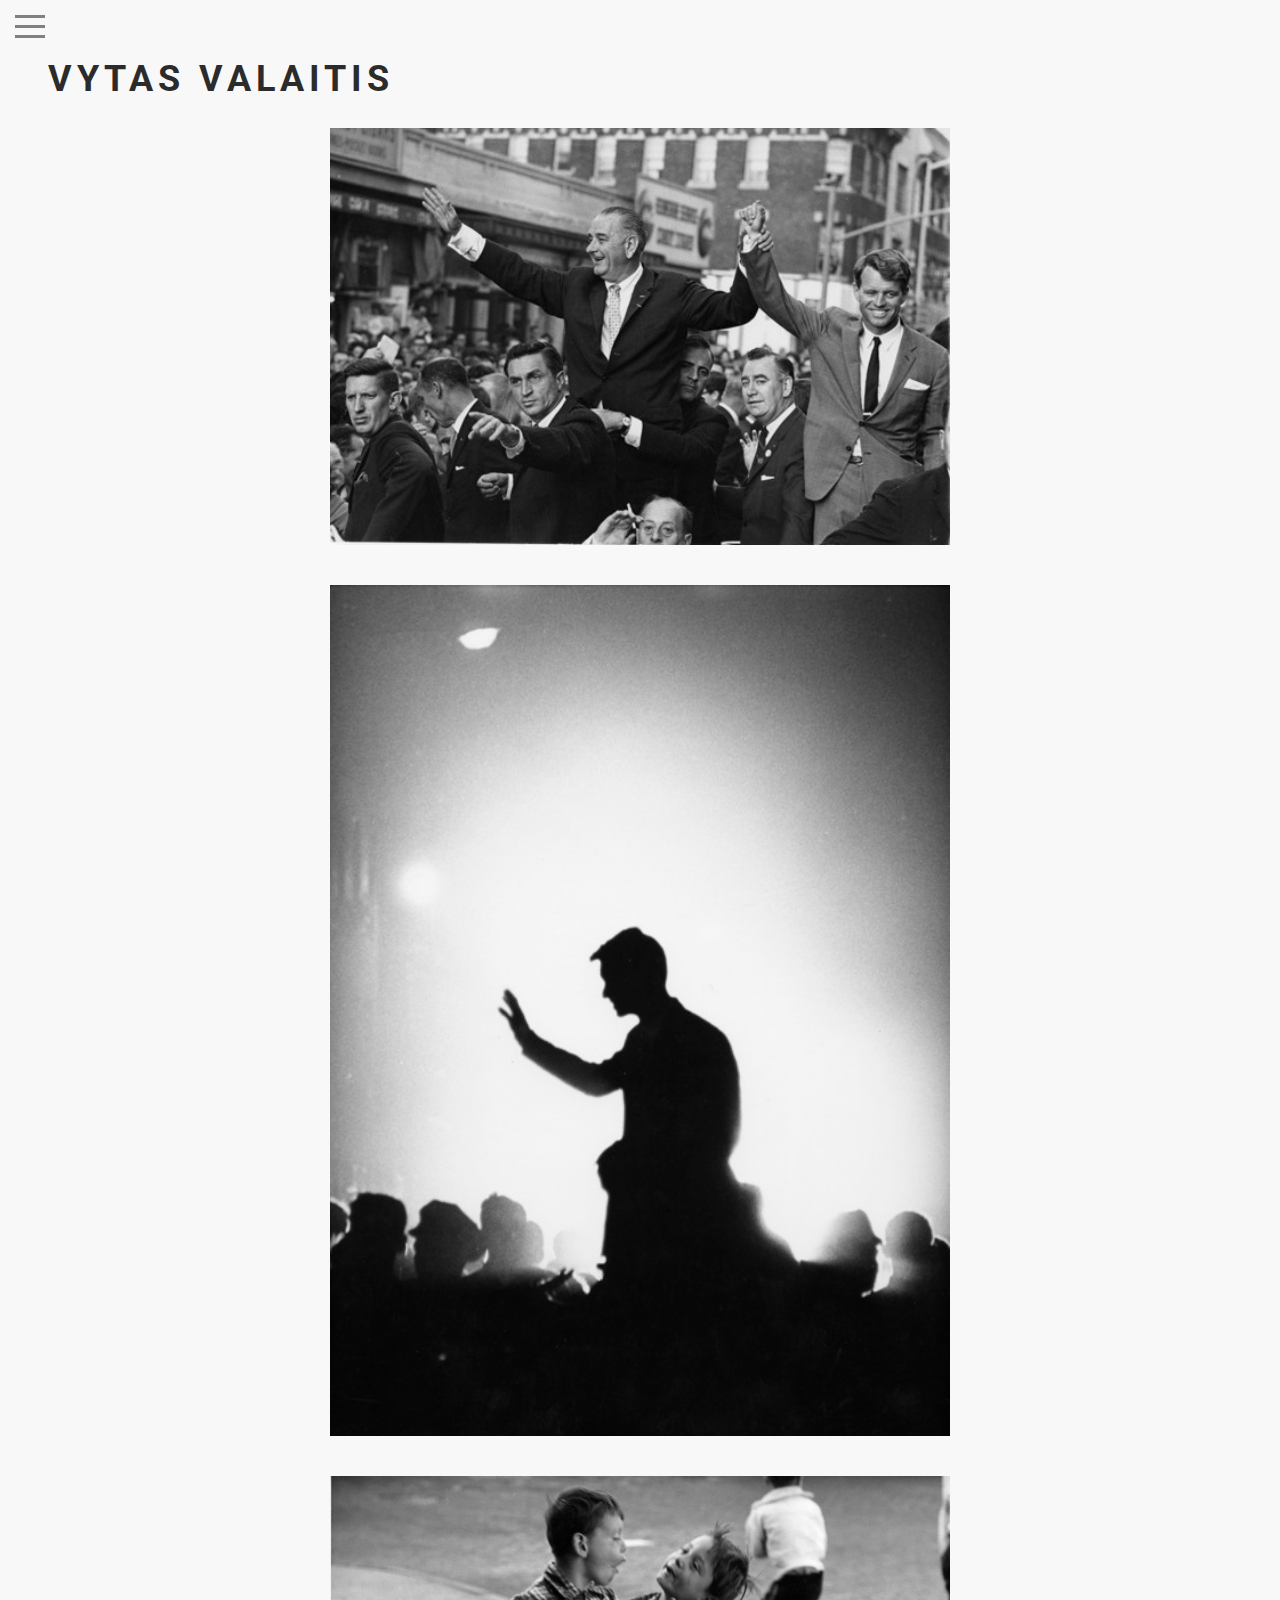
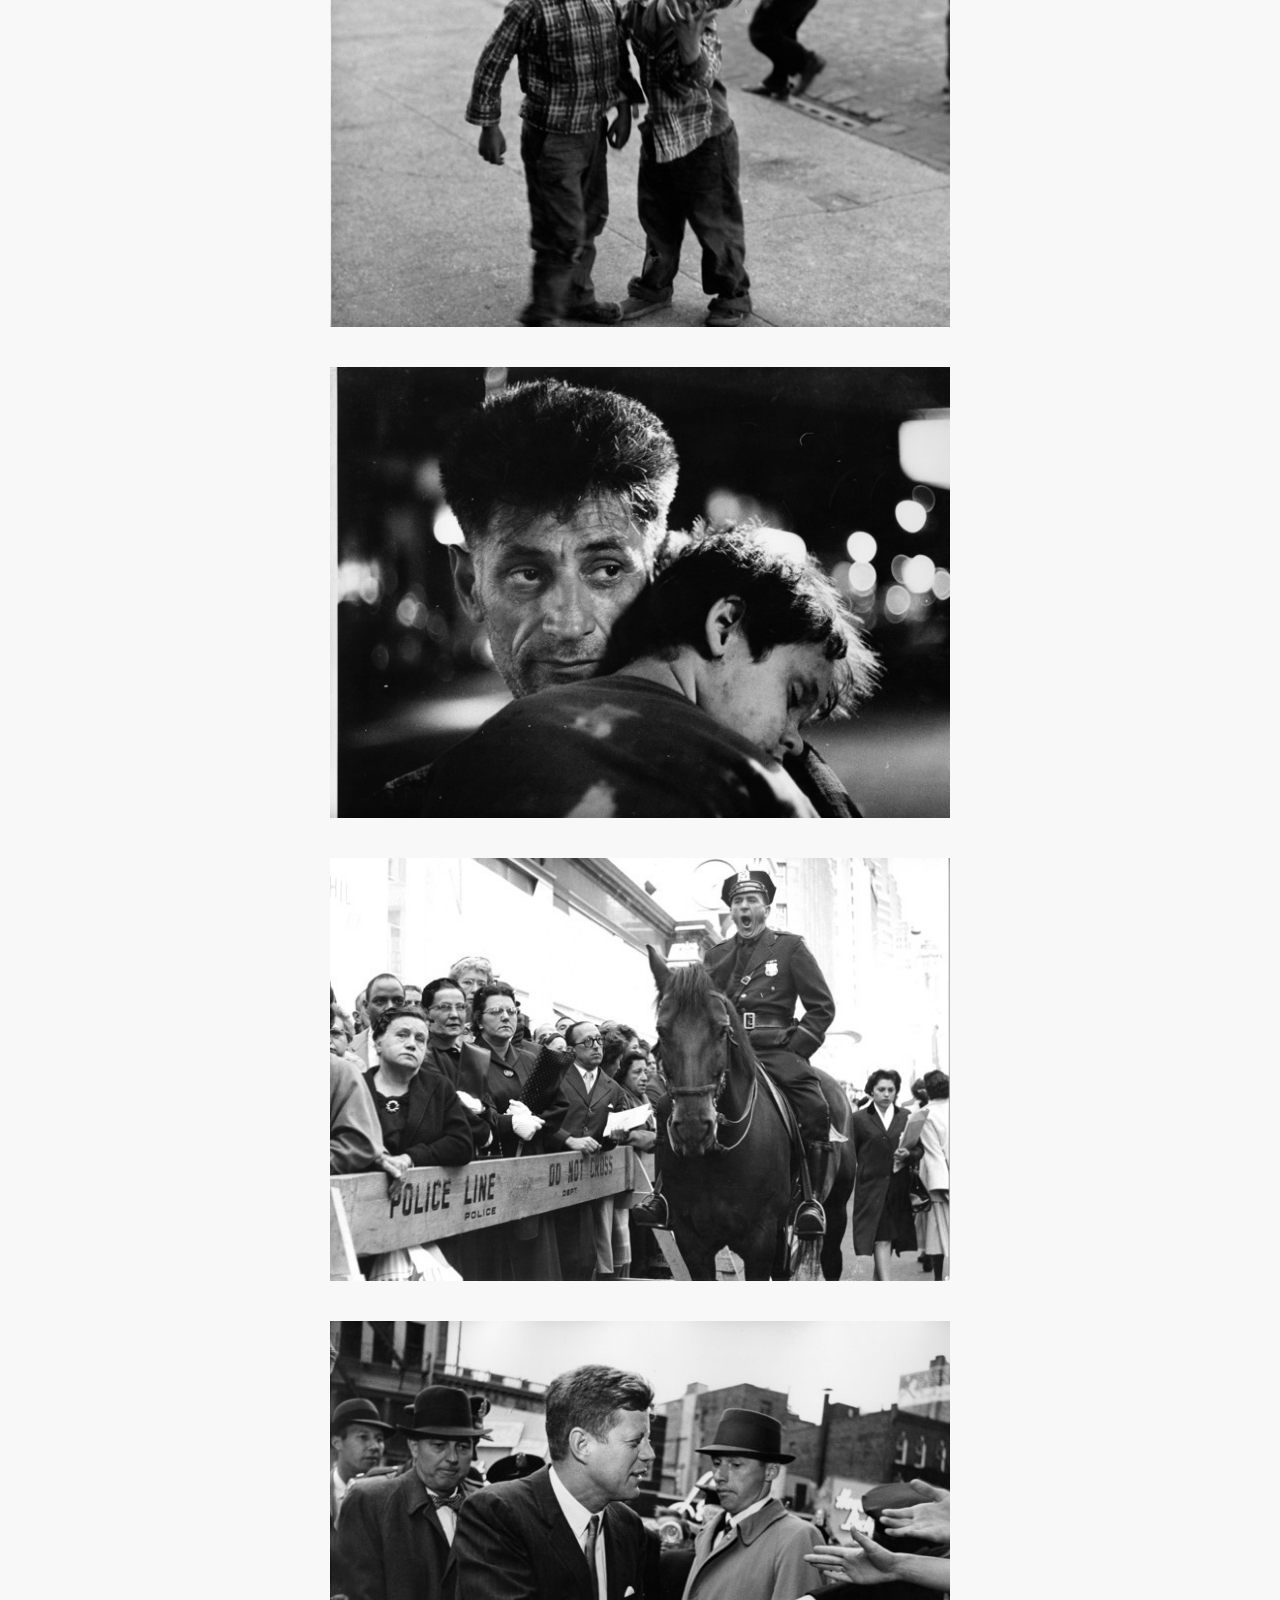
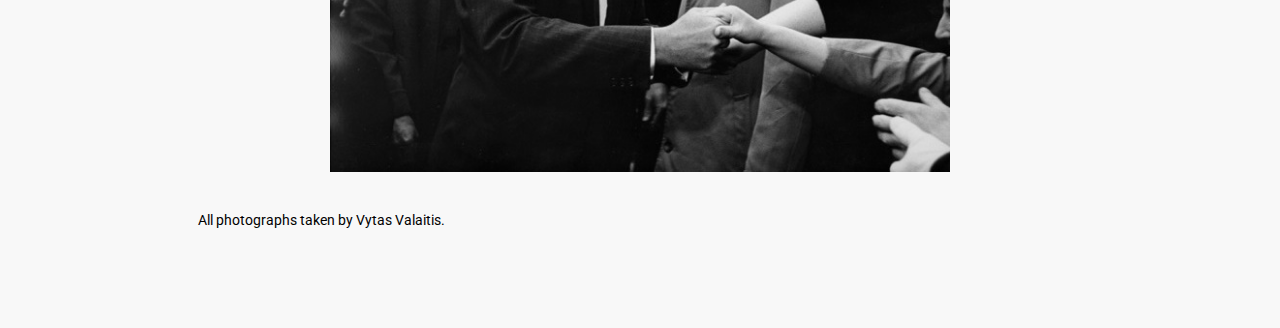
<file: index.html>
<!DOCTYPE html>
<html>

<head>

	<title> Valaitis </title>
	<link rel="stylesheet" type="text/css" href="style.css">
	<link href='https://fonts.googleapis.com/css?family=Open+Sans:400,300,600,700,800' rel='stylesheet' type='text/css'>
	<link href="https://fonts.googleapis.com/css?family=Roboto" rel="stylesheet"> 
	<script src="https://code.jquery.com/jquery-1.11.0.min.js"></script>
	<script src="script.js"></script>
</head>

<body>
	<div id="overlay">
	<img class="button" id="close" src="close.png">
	</div>


	 	<!-- Sidebar Hamburger Icon -->
        <div id = "sidebar-button">
            <b id="nav-toggle">
                <span></span>
            </b>
        </div>


	   <!-- Sidebar -->
        <nav class="sidebar-container">
            <!-- Question 1: Sidebar Code Here -->
            <ul>
            	<a href="index.html"> <li class="sidebar-item"> Home </li> </a>
                <a href="bio.html"> <li class="sidebar-item"> About </li> </a>
                <a href="kennedy.html"> <li class="sidebar-item"> Collection: Ted Kennedy </li> </a> 
               	<li href="" class="sidebar-item"> Collection: Family </li>
               	<li href="" class="sidebar-item"> Collection: Pablo Casals </li>
                <a href="contact.html"> <li class="sidebar-item"> Contact </li> </a>
            </ul>

        </nav>


	<div id="main-container">
		<a href="index.html"> <div id="title"> Vytas Valaitis </div> </a>
		<div id="bio-container">
			<a href="#"></a>

		</div>
		
	
		<div id="content-container" class="FadeInUp">
			<img class="picture" src="img/val153.jpeg">
			<img class="picture" src="img/val155.jpeg">
			<img class="picture" src="img/val151.jpeg">
			<img class="picture" src="img/val152.jpeg">
			<img class="picture" src="img/val150.jpeg">
			<img class="picture" src="img/val154.jpeg">
			
			<div class="end-text"> All photographs taken by Vytas Valaitis. </div>
		</div>

	</div>

	</body>

</body>

</html>
</file>
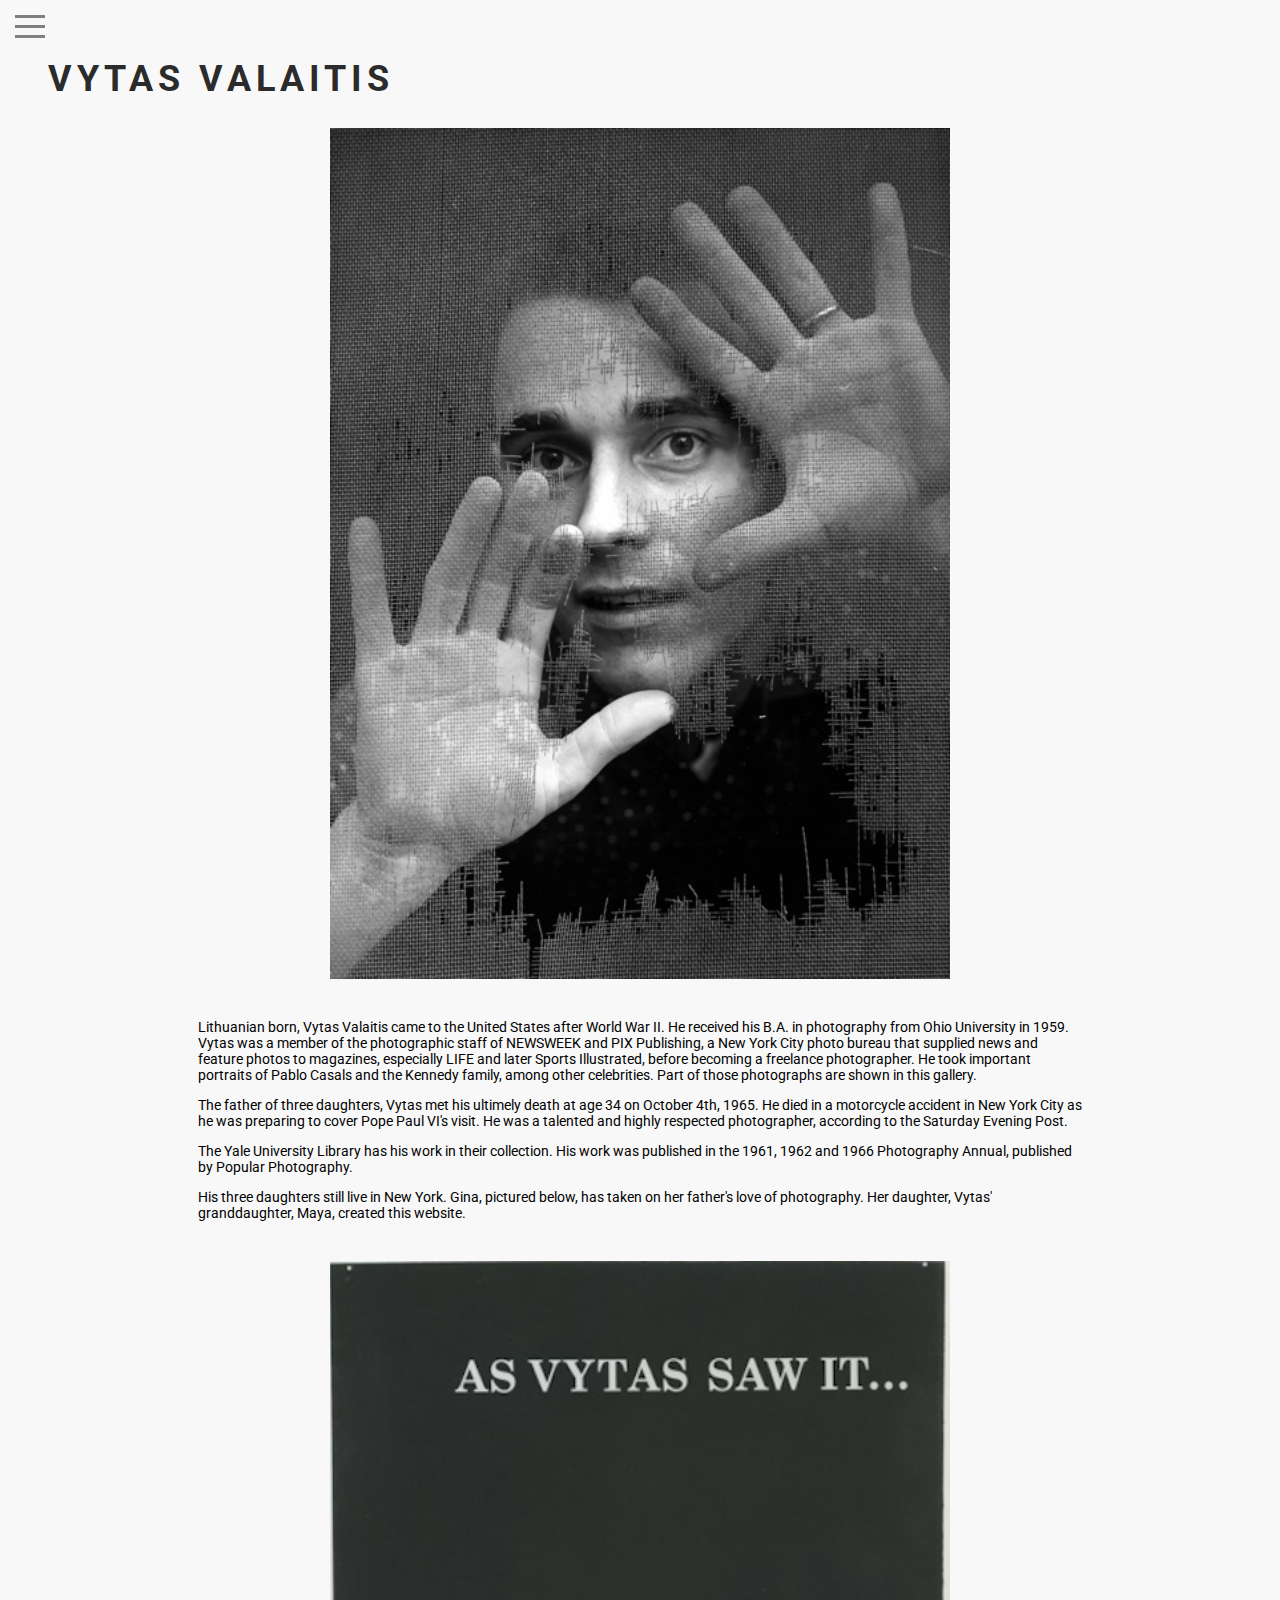
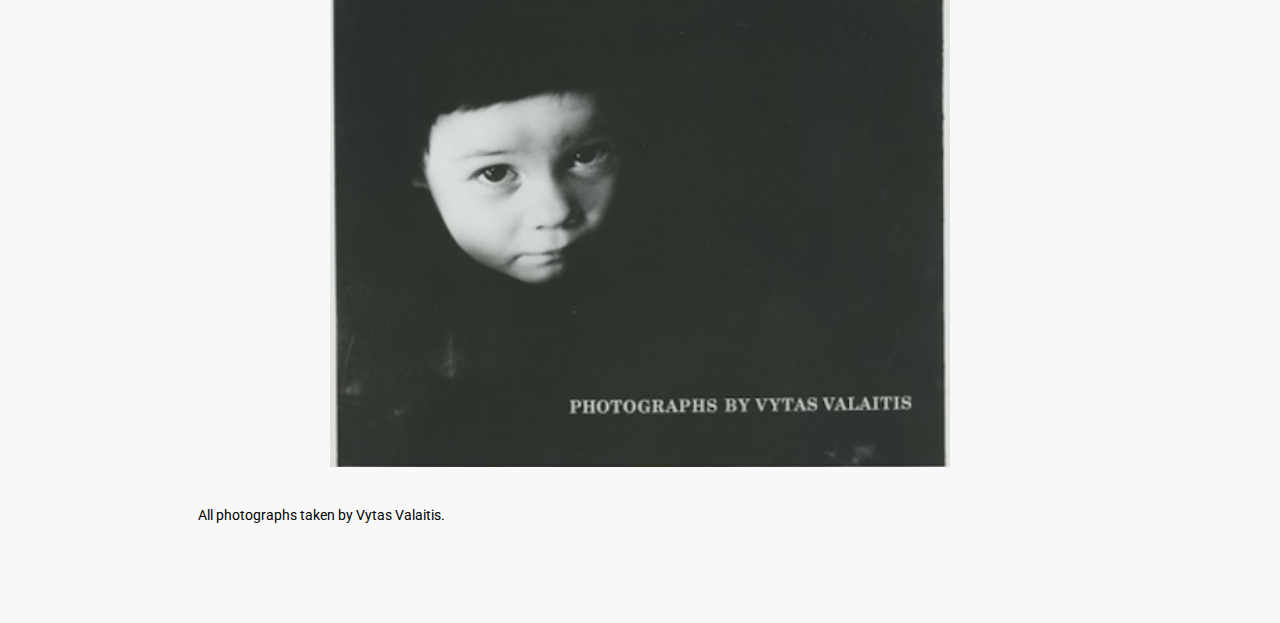
<file: bio.html>
<!DOCTYPE html>
<html>

<head>

	<title> Valaitis </title>
	<link rel="stylesheet" type="text/css" href="style.css">
	<link href='https://fonts.googleapis.com/css?family=Open+Sans:400,300,600,700,800' rel='stylesheet' type='text/css'>
	<link href="https://fonts.googleapis.com/css?family=Roboto" rel="stylesheet"> 
	<script src="https://code.jquery.com/jquery-1.11.0.min.js"></script>
	<script src="script.js"></script>
</head>

<body>
	<div id="overlay">
	<img class="button" id="close" src="close.png">
	</div>


	 	<!-- Sidebar Hamburger Icon -->
        <div id = "sidebar-button">
            <b id="nav-toggle">
                <span></span>
            </b>
        </div>


	   <!-- Sidebar -->
        <nav class="sidebar-container">
            <!-- Question 1: Sidebar Code Here -->
            <ul>
            	<a href="index.html"> <li class="sidebar-item"> Home </li> </a>
                <a href="bio.html"> <li class="sidebar-item"> About </li> </a>
                <a href="kennedy.html"> <li class="sidebar-item"> Collection: Ted Kennedy </li> </a> 
               	<li href="" class="sidebar-item"> Collection: Family </li>
               	<li href="" class="sidebar-item"> Collection: Pablo Casals </li>
                <a href="contact.html"> <li class="sidebar-item"> Contact </li> </a>
            </ul>

        </nav>


	<div id="main-container">
		<a href="index.html"> <div id="title"> Vytas Valaitis </div> </a>
		<div id="bio-container">
			<a href="#"></a>

		</div>
		
	
		<div id="content-container" class="FadeInUp">
			<img class="picture" src="img/2.jpeg">

			<div class="side-page-text"> Lithuanian born, Vytas Valaitis came to the United States after World War II. He received his B.A. in photography from Ohio University in 1959. Vytas was a member of the photographic staff of NEWSWEEK and PIX Publishing, a New York City photo bureau that supplied news and feature photos to magazines, especially LIFE and later Sports Illustrated, before becoming a freelance photographer. He took important portraits of Pablo Casals and the Kennedy family, among other celebrities. Part of those photographs are shown in this gallery.

			<p> The father of three daughters, Vytas met his ultimely death at age 34 on October 4th, 1965. He died in a motorcycle accident in New York City as he was preparing to cover Pope Paul VI's visit. He was a talented and highly respected photographer, according to the Saturday Evening Post. </p>

			<p> The Yale University Library has his work in their collection. His work was published in the 1961, 1962 and 1966 Photography Annual, published by Popular Photography.  </p> 

			<p> His three daughters still live in New York. Gina, pictured below, has taken on her father's love of photography. Her daughter, Vytas' granddaughter, Maya, created this website.  </p>
			
			</div>
				



			<img class="picture" src="img/1.png"> 
			<div class="end-text"> All photographs taken by Vytas Valaitis. </div>
		
			
		</div>

	</div>

	</body>

</body>

</html>
</file>
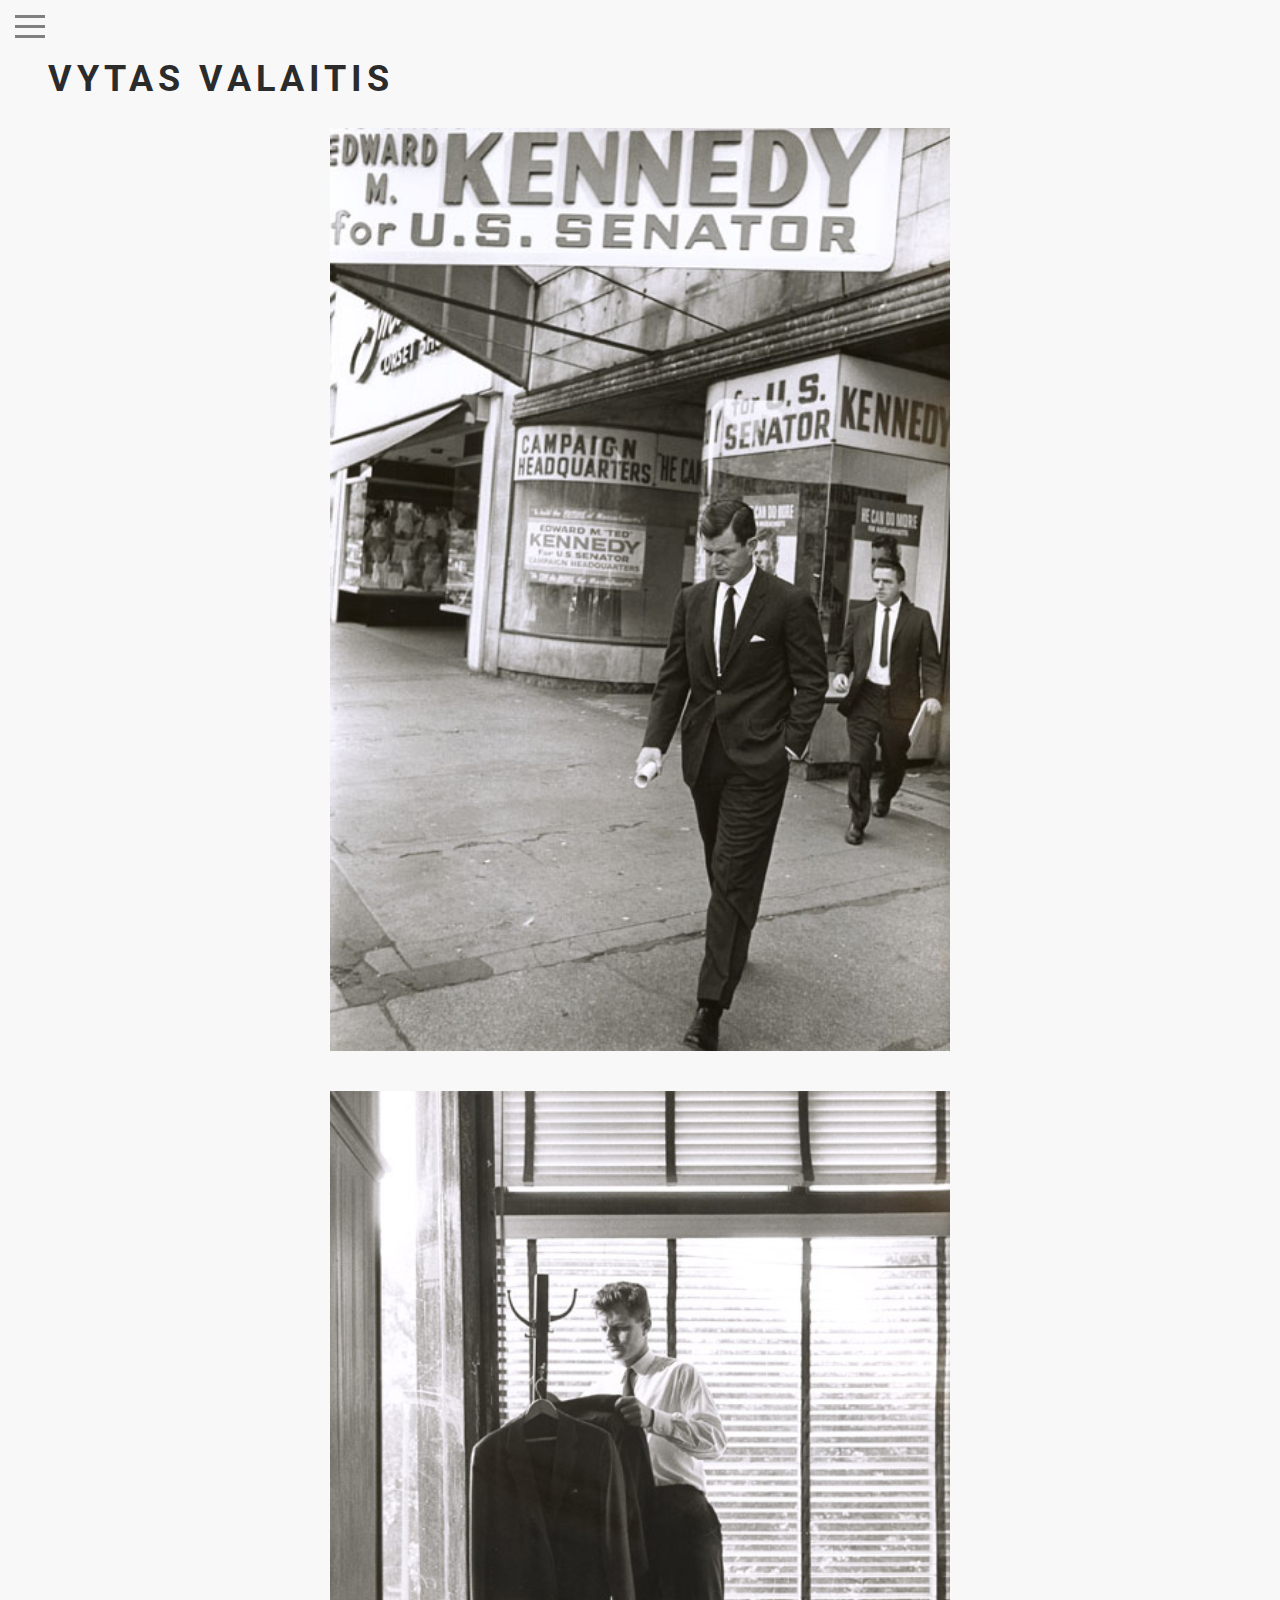
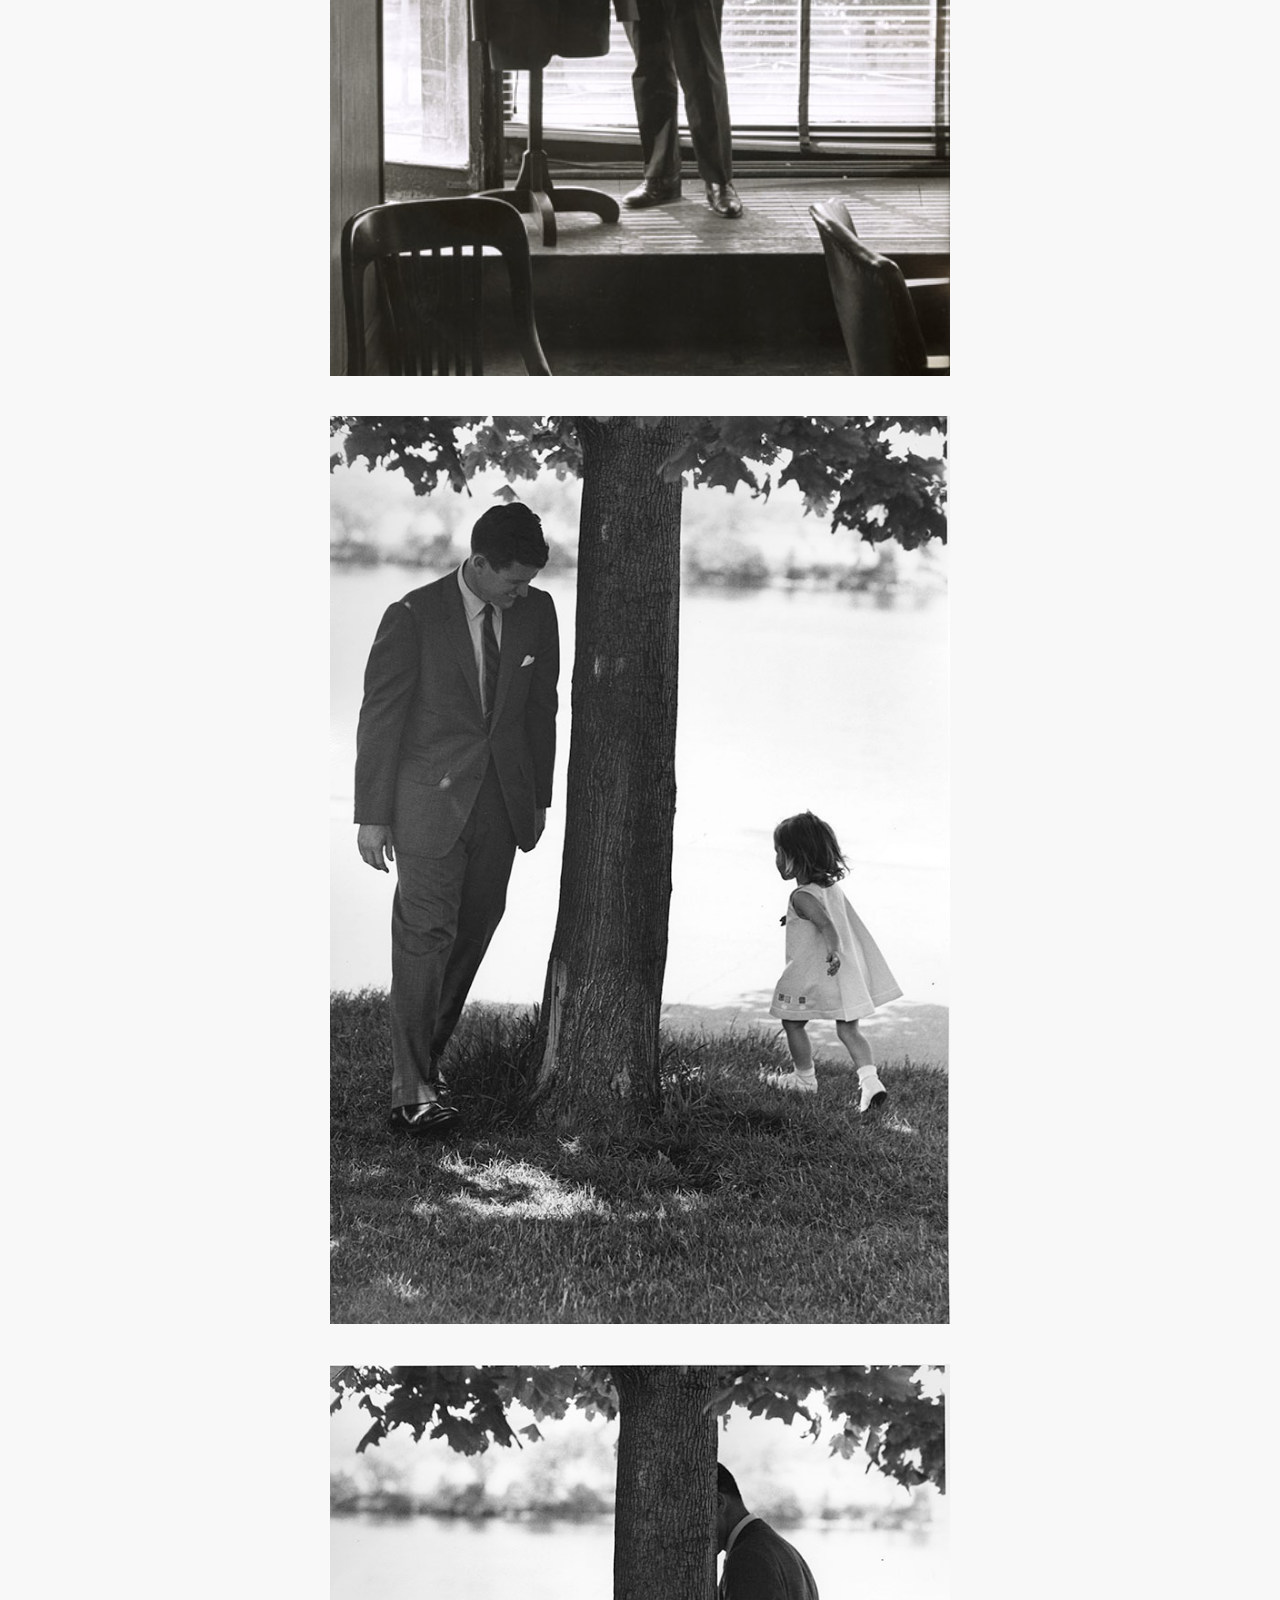
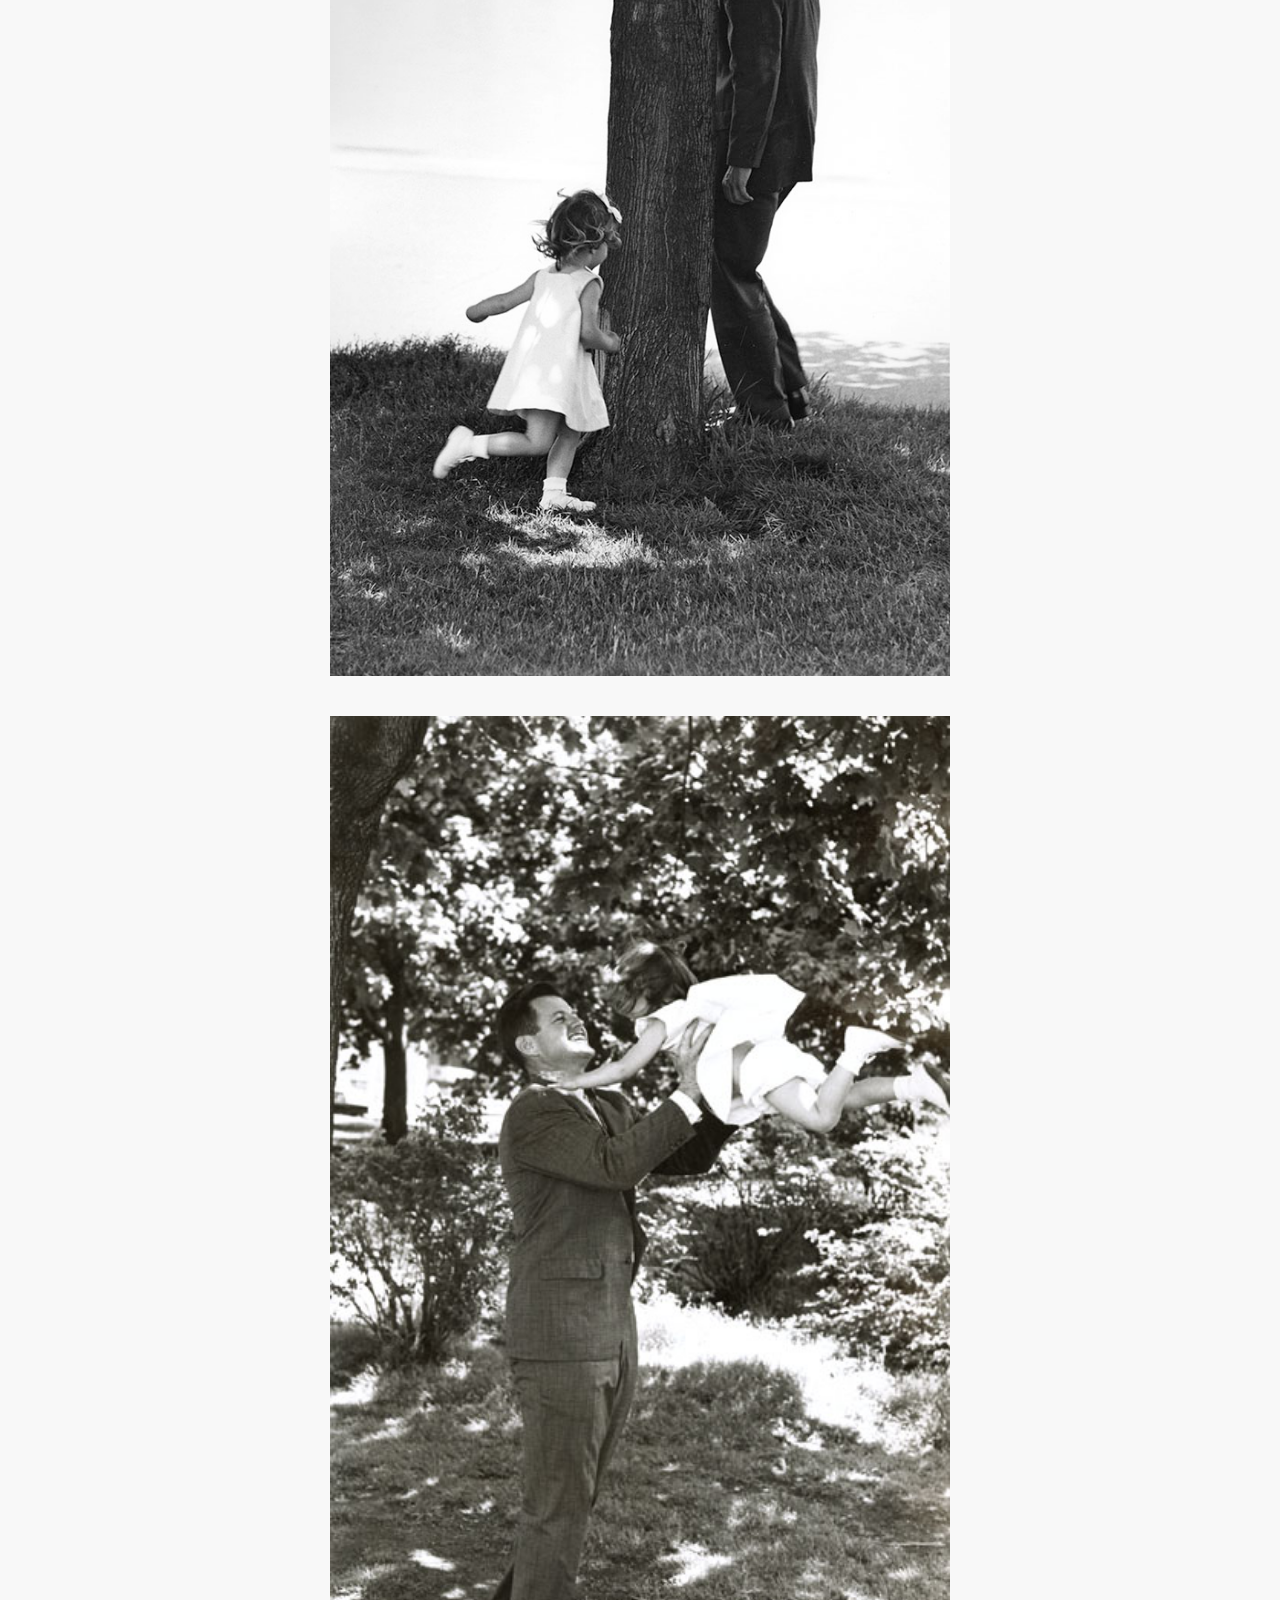
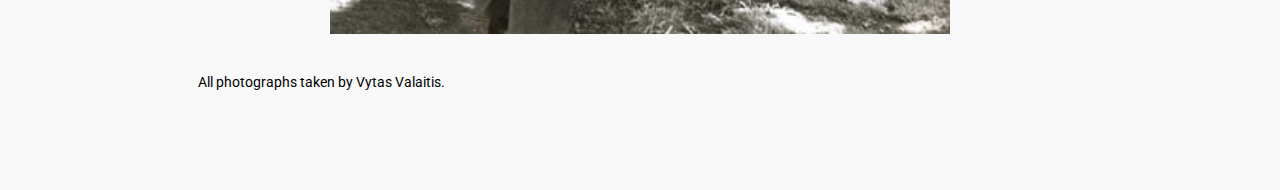
<file: kennedy.html>
<!DOCTYPE html>
<html>

<head>

	<title> Valaitis </title>
	<link rel="stylesheet" type="text/css" href="style.css">
	<link href='https://fonts.googleapis.com/css?family=Open+Sans:400,300,600,700,800' rel='stylesheet' type='text/css'>
	<link href="https://fonts.googleapis.com/css?family=Roboto" rel="stylesheet"> 
	<script src="https://code.jquery.com/jquery-1.11.0.min.js"></script>
	<script src="script.js"></script>
</head>

<body>
	<div id="overlay">
	<img class="button" id="close" src="close.png">
	</div>


	 	<!-- Sidebar Hamburger Icon -->
        <div id = "sidebar-button">
            <b id="nav-toggle">
                <span></span>
            </b>
        </div>


	   <!-- Sidebar -->
        <nav class="sidebar-container">
            <!-- Question 1: Sidebar Code Here -->
            <ul>
            	<a href="index.html"> <li class="sidebar-item"> Home </li> </a>
                <a href="bio.html"> <li class="sidebar-item"> About </li> </a>
                <a href="index.html"> <li class="sidebar-item"> Collection: Ted Kennedy </li> </a> 
               	<li href="" class="sidebar-item"> Collection: Family </li>
               	<li href="" class="sidebar-item"> Collection: Pablo Casals </li>
                <a href="contact.html"> <li class="sidebar-item"> Contact </li> </a>
            </ul>

        </nav>


	<div id="main-container">
		<a href="index.html"> <div id="title"> Vytas Valaitis </div> </a>
		<div id="bio-container">
			<a href="#"></a>

		</div>
		
	
		<div id="content-container" class="FadeInUp">
			<img class="picture" src="stolen-img/1.jpg">
			<img class="picture" src="stolen-img/2.jpg">
			<img class="picture" src="stolen-img/3.jpg">
			<img class="picture" src="stolen-img/5.jpg">
			<img class="picture" src="stolen-img/4.jpg">
			<div class="end-text"> All photographs taken by Vytas Valaitis. </div>
		</div>

	</div>

	</body>

</body>

</html>
</file>
<file: style.css>
body {
	padding: 0px;
	font-family: 'Roboto';
	background-color: #f8f8f8;
	font-size: 14px;
}

#title {
	padding: 40px;
	margin-top: 10px;
	position: absolute;
	z-index: 10;
	text-transform: uppercase;
	font-family: 'Roboto', sans-serif;
	font-size: 36px;
	font-weight: 700;
	letter-spacing: 5px;
}

a {
	color: #2b2b2b;
}

a:visited {
	color: #2b2b2b;
}


.sidebar-container {
	padding-top: 30px;
	position: fixed;
	width: 280px;
	height: 100%;
	background-color: black;
	-webkit-transform: translateX(-480px);
	-webkit-transition: all 0.5s;
}

.sidebar-item {
	font-weight: 700;
	font-size: 16px;
	font-family: 'Roboto', light;
	color: white;
	padding: 15px 20px;
}

li {
    display: list-item;
    text-align: -webkit-match-parent;
}

#nav-toggle { 
	position: absolute; 
	left: 50%; top: 50%; 
}

#nav-toggle {
	padding: 10px 30px 15px 0px; 
}

#nav-toggle span, #nav-toggle span:before, #nav-toggle span:after {
	height: 3px;
	width: 30px;
	background: grey;
	position: absolute;
	display: block;
	content: '';
}

#nav-toggle span:before {
	top: -10px; 
}

#nav-toggle span:after {
	bottom: -10px;
}

#sidebar-button {
	position: absolute;
	z-index: 100;
	left: 15px;
	top: 15px;
	cursor: pointer;
	-webkit-transition: all .3s;
	-moz-transition: all .3s;
	-o-transition: all .3s;
	transition: all .3s;
} 

.sidebar-container ul {
	margin: 0;
	padding: 0;
	list-style: none;
	margin-top: 10px;
}


#main-container {
	position: relative;
	-webkit-transition: all .3s;
	-moz-transition: all .3s;
	transition: all .3s;
}

#content-container {
	margin-top: 80px;
	position: absolute;
	margin-left: 15%;
	display: block;
	width: 70%;
	padding-bottom: 100px;
}

#overlay {
	display: none;
	position: fixed;
	width: 100%;
	height: 100%;
	background: rgba(0,0,0,0.75);
	top: 0px;
	left: 0px;
	z-index: 20;
}

.picture {
	position: relative;
	display: block;
	margin: 40px auto;
	width: 70%;
	min-width: 50%;
	animation: fadein 1s;
    -moz-animation: fadein 1s; /* Firefox */
    -webkit-animation: fadein 1s; /* Safari and Chrome */
    -o-animation: fadein 1s; /* Opera */
}

.picture:hover {
	cursor: pointer;
}

.pic-click {
	position: fixed;
	z-index: 21;
	width: 80%;
	top: 10%;
	left: 10%;
}

.pic-click:hover {
	cursor: default;
}

#close {
	position: fixed;
	width: 20px;
	top: 20px;
	right: 20px;
}

#close:hover {
	cursor: pointer;
}

/* jQ */

.no-scroll {
	overflow: hidden;
}

.main-container-active, .button-active {
	-webkit-transform: translateX(280px);
	-moz-transform: translateX(280px);
	transform: translateX(280px);
}

.sidebar-active {
	-webkit-transform: translateX(0px);
	-moz-transform: translateX(0px);
	-o-transform: translateX(0px);
}

#contact {
	margin-top: 80px;
}

#end-text {
	margin-right: -50px;
}
</file>
